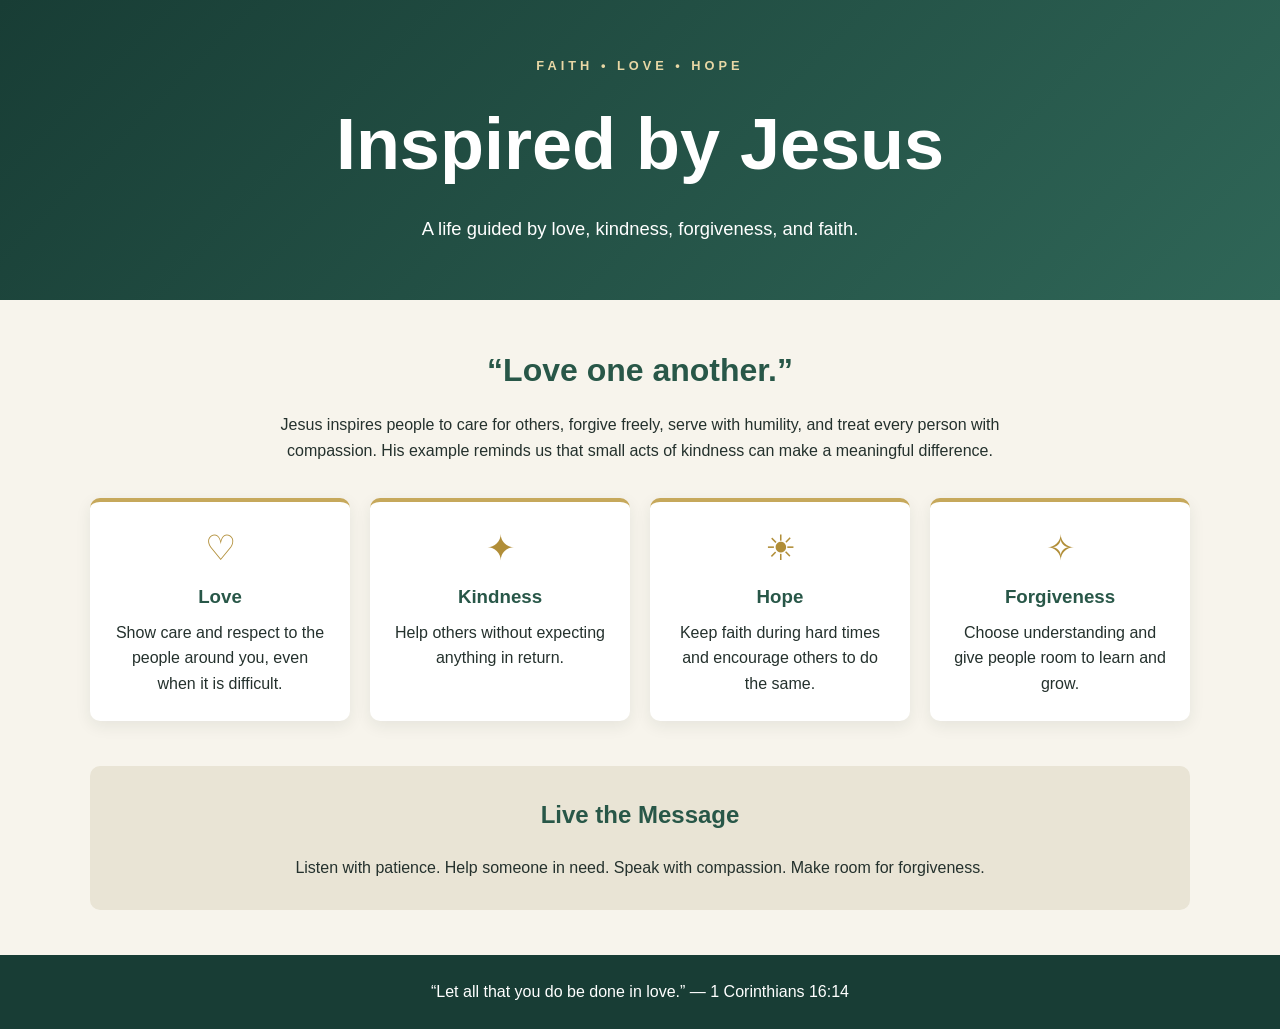
<file: jesus_flexbox_webpage/index.html>
<!DOCTYPE html>
<html lang="en">
<head>
    <meta charset="UTF-8">
    <meta name="viewport" content="width=device-width, initial-scale=1.0">
    <title>Inspired by Jesus</title>
    <link rel="stylesheet" href="style.css">
</head>
<body>
    <header class="hero">
        <p class="eyebrow">FAITH • LOVE • HOPE</p>
        <h1>Inspired by Jesus</h1>
        <p class="intro">A life guided by love, kindness, forgiveness, and faith.</p>
    </header>

    <main>
        <section class="message">
            <h2>“Love one another.”</h2>
            <p>
                Jesus inspires people to care for others, forgive freely, serve with humility,
                and treat every person with compassion. His example reminds us that small acts
                of kindness can make a meaningful difference.
            </p>
        </section>

        <section class="cards" aria-label="Ways Jesus inspires us">
            <article class="card">
                <div class="symbol">♡</div>
                <h3>Love</h3>
                <p>Show care and respect to the people around you, even when it is difficult.</p>
            </article>

            <article class="card">
                <div class="symbol">✦</div>
                <h3>Kindness</h3>
                <p>Help others without expecting anything in return.</p>
            </article>

            <article class="card">
                <div class="symbol">☀</div>
                <h3>Hope</h3>
                <p>Keep faith during hard times and encourage others to do the same.</p>
            </article>

            <article class="card">
                <div class="symbol">✧</div>
                <h3>Forgiveness</h3>
                <p>Choose understanding and give people room to learn and grow.</p>
            </article>
        </section>

        <section class="daily-practice">
            <h2>Live the Message</h2>
            <p>Listen with patience. Help someone in need. Speak with compassion. Make room for forgiveness.</p>
        </section>
    </main>

    <footer>
        <p>“Let all that you do be done in love.” — 1 Corinthians 16:14</p>
    </footer>
</body>
</html>
</file>
<file: jesus_flexbox_webpage/style.css>
/* Inspired by Jesus — Flexbox practice */

* {
    box-sizing: border-box;
}

body {
    margin: 0;
    font-family: Arial, Helvetica, sans-serif;
    color: #24312d;
    background-color: #f7f4ec;
    line-height: 1.6;
}

.hero {
    min-height: 300px;
    padding: 55px 20px;
    background: linear-gradient(135deg, #183d35, #2f6657);
    color: #ffffff;

    /* Flexbox properties */
    display: flex;
    flex-direction: column;
    flex-wrap: nowrap;
    justify-content: center;
    align-items: center;
    align-content: center;

    text-align: center;
}

.eyebrow {
    margin: 0 0 10px;
    letter-spacing: 4px;
    font-size: 0.8rem;
    font-weight: bold;
    color: #e8d7a5;
}

h1 {
    margin: 0;
    font-size: clamp(2.5rem, 7vw, 4.5rem);
}

.intro {
    max-width: 600px;
    margin: 12px 0 0;
    font-size: 1.15rem;
}

main {
    width: min(1100px, 92%);
    margin: 0 auto;
}

.message {
    max-width: 760px;
    margin: 45px auto 30px;
    text-align: center;
}

.message h2,
.daily-practice h2 {
    color: #285748;
}

.message h2 {
    font-size: 2rem;
    margin-bottom: 10px;
}

.cards {
    display: flex;
    flex-direction: row;
    flex-wrap: wrap;
    justify-content: center;
    align-items: stretch;
    align-content: space-around;
    gap: 20px;
    margin: 35px 0;
}

.card {
    flex: 1 1 210px;
    max-width: 260px;
    padding: 25px 22px;
    background-color: #ffffff;
    border-top: 4px solid #c6a85b;
    border-radius: 10px;
    box-shadow: 0 5px 16px rgba(30, 50, 40, 0.08);
    text-align: center;
}

.symbol {
    color: #b18e38;
    font-size: 2.2rem;
    line-height: 1.2;
}

.card h3 {
    margin: 12px 0 8px;
    color: #285748;
}

.card p {
    margin: 0;
}

.daily-practice {
    margin: 45px 0;
    padding: 30px;
    background-color: #e9e4d5;
    border-radius: 10px;
    text-align: center;
}

.daily-practice h2 {
    margin-top: 0;
}

.daily-practice p {
    margin-bottom: 0;
}

footer {
    padding: 24px 15px;
    background-color: #183d35;
    color: #ffffff;
    text-align: center;
}

footer p {
    margin: 0;
}

/* On smaller screens, cards stack naturally because flex-wrap is enabled. */
@media (max-width: 600px) {
    .hero {
        padding: 45px 18px;
    }

    .card {
        max-width: none;
        flex-basis: 100%;
    }

    .daily-practice {
        padding: 24px 18px;
    }
}
</file>
